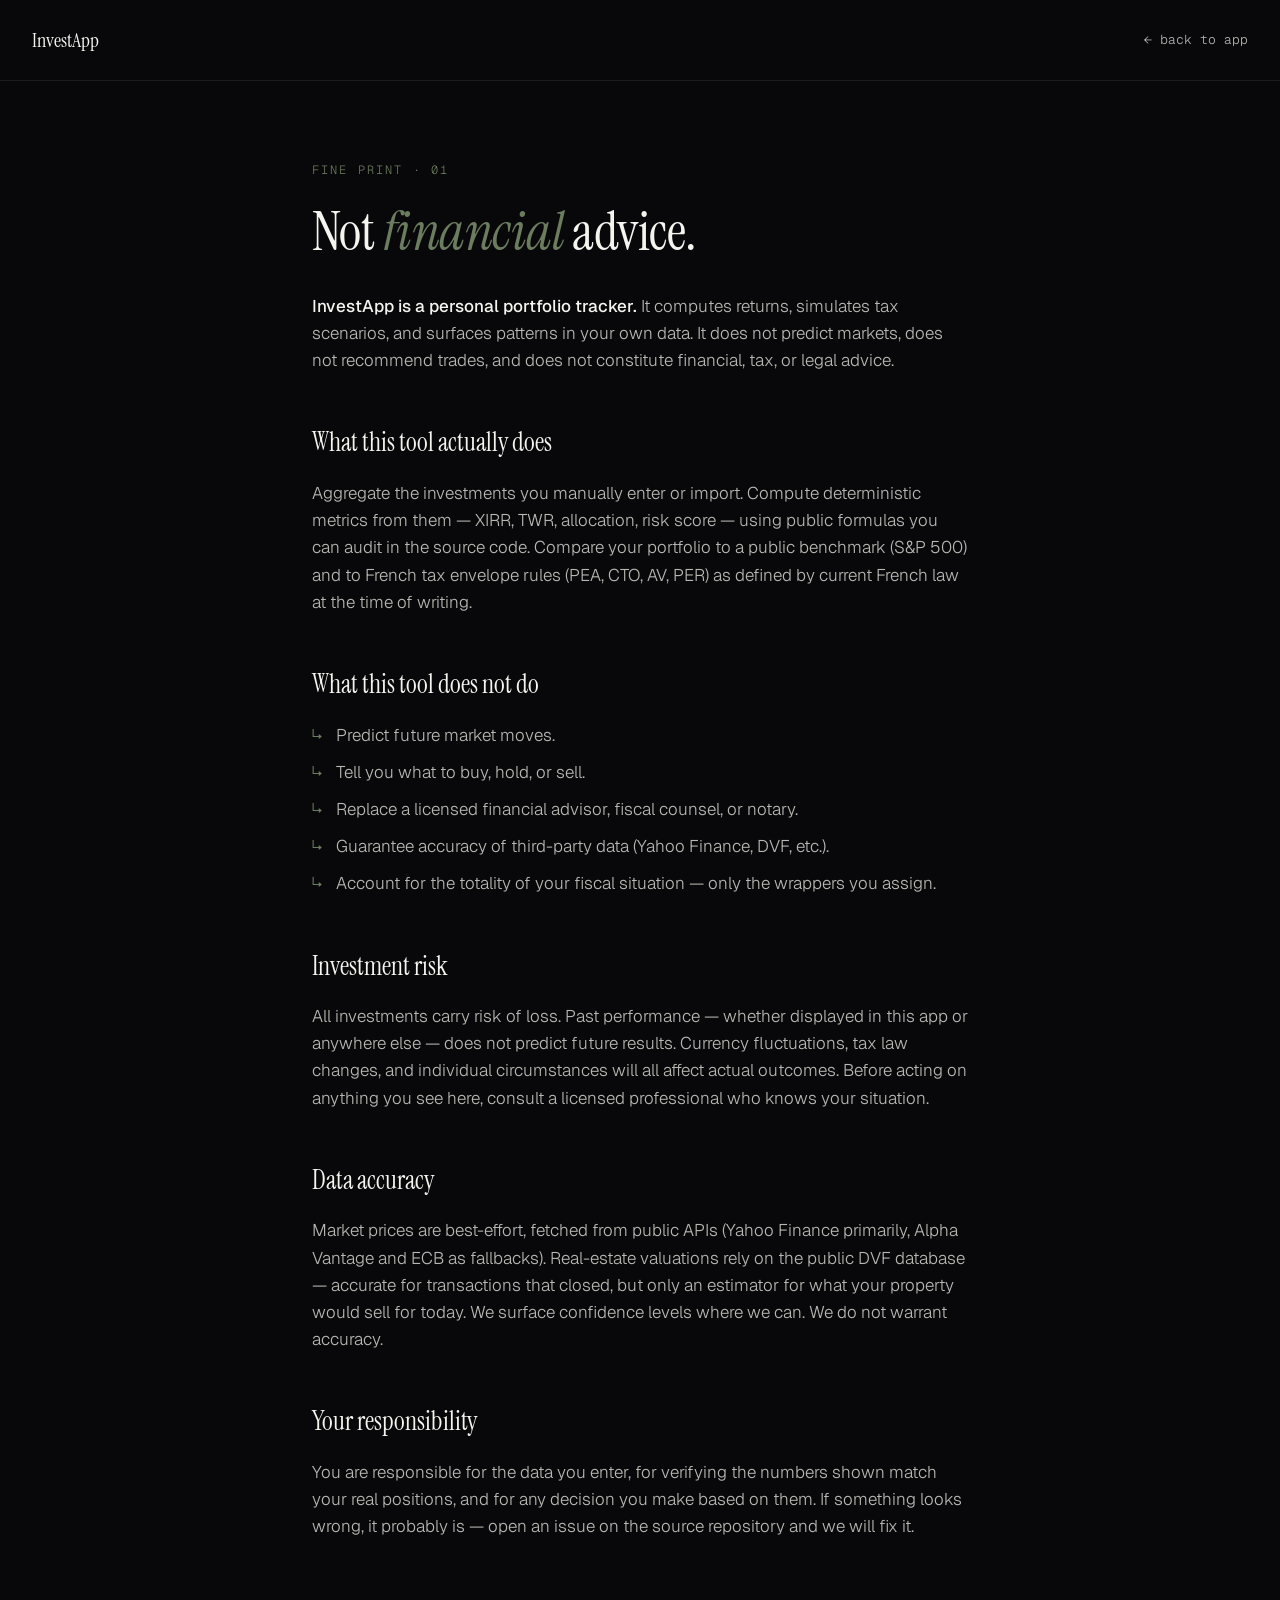
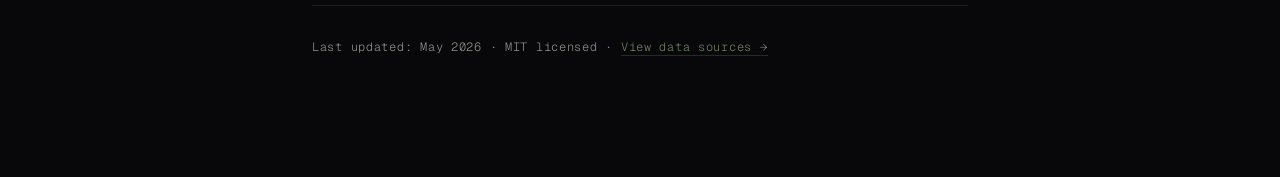
<file: static/legal/disclaimer.html>
<!doctype html>
<html lang="en">
<head>
<meta charset="utf-8">
<meta name="viewport" content="width=device-width, initial-scale=1, viewport-fit=cover">
<title>Not financial advice — InvestApp</title>
<meta name="description" content="InvestApp is a personal portfolio tracker. It is not financial advice.">
<link rel="preconnect" href="https://fonts.googleapis.com">
<link rel="preconnect" href="https://fonts.gstatic.com" crossorigin>
<link rel="stylesheet" href="https://fonts.googleapis.com/css2?family=Geist:wght@300;400;500;600&family=Geist+Mono:wght@400;500&family=Instrument+Serif:ital@0;1&display=swap">
<link rel="icon" type="image/svg+xml" href="data:image/svg+xml;utf8,<svg xmlns='http://www.w3.org/2000/svg' viewBox='0 0 100 100'><rect x='8' y='8' width='84' height='84' rx='20' fill='%236b7d5e'/><rect x='26' y='60' width='11' height='22' rx='2' fill='%23faf7f2'/><rect x='44' y='46' width='11' height='36' rx='2' fill='%23faf7f2'/><rect x='62' y='28' width='11' height='54' rx='2' fill='%23faf7f2'/><path d='M31 58 L49 44 L67 26' stroke='%23faf7f2' stroke-width='3' fill='none' stroke-linecap='round'/></svg>">
<style>
  :root{
    --bg:#08080a; --surface:#0e0e11; --surface-2:#15151a;
    --text:#f5f5f0; --text-muted:#b8b8b3; --text-soft:#8c8c87;
    --border:rgba(255,255,255,.08); --sage:#6b7d5e;
    --f-sans:"Geist",-apple-system,system-ui,sans-serif;
    --f-serif:"Instrument Serif",Georgia,serif;
    --f-mono:"Geist Mono",ui-monospace,Menlo,monospace;
  }
  *{box-sizing:border-box;margin:0;padding:0;}
  html,body{background:var(--bg);color:var(--text);font-family:var(--f-sans);font-weight:300;line-height:1.6;font-size:17px;}
  a{color:var(--sage);text-decoration:none;border-bottom:1px solid rgba(107,125,94,.3);transition:border-color .2s;}
  a:hover{border-color:var(--sage);}
  .nav{padding:24px 32px;border-bottom:1px solid var(--border);display:flex;align-items:center;}
  .nav .brand{font-family:var(--f-serif);font-size:20px;color:var(--text);border:none;}
  .nav .back{margin-left:auto;font-family:var(--f-mono);font-size:13px;color:var(--text-muted);border:none;}
  .nav .back:hover{color:var(--sage);}
  main{max-width:720px;margin:0 auto;padding:80px 32px 120px;}
  .eyebrow{font-family:var(--f-mono);font-size:12px;letter-spacing:.18em;text-transform:uppercase;color:var(--sage);margin-bottom:24px;}
  h1{font-family:var(--f-serif);font-weight:400;font-size:54px;line-height:1.05;letter-spacing:-.01em;margin-bottom:32px;color:var(--text);}
  h1 em{font-style:italic;color:var(--sage);}
  h2{font-family:var(--f-serif);font-weight:400;font-size:26px;margin:48px 0 16px;color:var(--text);}
  p{margin-bottom:18px;color:var(--text-muted);max-width:64ch;}
  strong{color:var(--text);font-weight:500;}
  ul{list-style:none;margin:16px 0 24px;}
  ul li{padding-left:24px;position:relative;margin-bottom:10px;color:var(--text-muted);}
  ul li::before{content:"↳";position:absolute;left:0;color:var(--sage);font-family:var(--f-mono);}
  .meta{margin-top:64px;padding-top:32px;border-top:1px solid var(--border);font-family:var(--f-mono);font-size:12px;color:var(--text-soft);letter-spacing:.06em;}
  @media (max-width:640px){
    h1{font-size:38px;}
    main{padding:48px 22px 80px;}
    .nav{padding:18px 22px;}
  }
</style>
</head>
<body>
<nav class="nav">
  <a class="brand" href="/">InvestApp</a>
  <a class="back" href="/">← back to app</a>
</nav>

<main>
  <div class="eyebrow">Fine print · 01</div>
  <h1>Not <em>financial</em> advice.</h1>

  <p><strong>InvestApp is a personal portfolio tracker.</strong> It computes returns, simulates tax scenarios, and surfaces patterns in your own data. It does not predict markets, does not recommend trades, and does not constitute financial, tax, or legal advice.</p>

  <h2>What this tool actually does</h2>
  <p>Aggregate the investments you manually enter or import. Compute deterministic metrics from them — XIRR, TWR, allocation, risk score — using public formulas you can audit in the source code. Compare your portfolio to a public benchmark (S&amp;P 500) and to French tax envelope rules (PEA, CTO, AV, PER) as defined by current French law at the time of writing.</p>

  <h2>What this tool does not do</h2>
  <ul>
    <li>Predict future market moves.</li>
    <li>Tell you what to buy, hold, or sell.</li>
    <li>Replace a licensed financial advisor, fiscal counsel, or notary.</li>
    <li>Guarantee accuracy of third-party data (Yahoo Finance, DVF, etc.).</li>
    <li>Account for the totality of your fiscal situation — only the wrappers you assign.</li>
  </ul>

  <h2>Investment risk</h2>
  <p>All investments carry risk of loss. Past performance — whether displayed in this app or anywhere else — does not predict future results. Currency fluctuations, tax law changes, and individual circumstances will all affect actual outcomes. Before acting on anything you see here, consult a licensed professional who knows your situation.</p>

  <h2>Data accuracy</h2>
  <p>Market prices are best-effort, fetched from public APIs (Yahoo Finance primarily, Alpha Vantage and ECB as fallbacks). Real-estate valuations rely on the public DVF database — accurate for transactions that closed, but only an estimator for what your property would sell for today. We surface confidence levels where we can. We do not warrant accuracy.</p>

  <h2>Your responsibility</h2>
  <p>You are responsible for the data you enter, for verifying the numbers shown match your real positions, and for any decision you make based on them. If something looks wrong, it probably is — open an issue on the source repository and we will fix it.</p>

  <div class="meta">Last updated: May 2026 · MIT licensed · <a href="/sources">View data sources →</a></div>
</main>
</body>
</html>
</file>
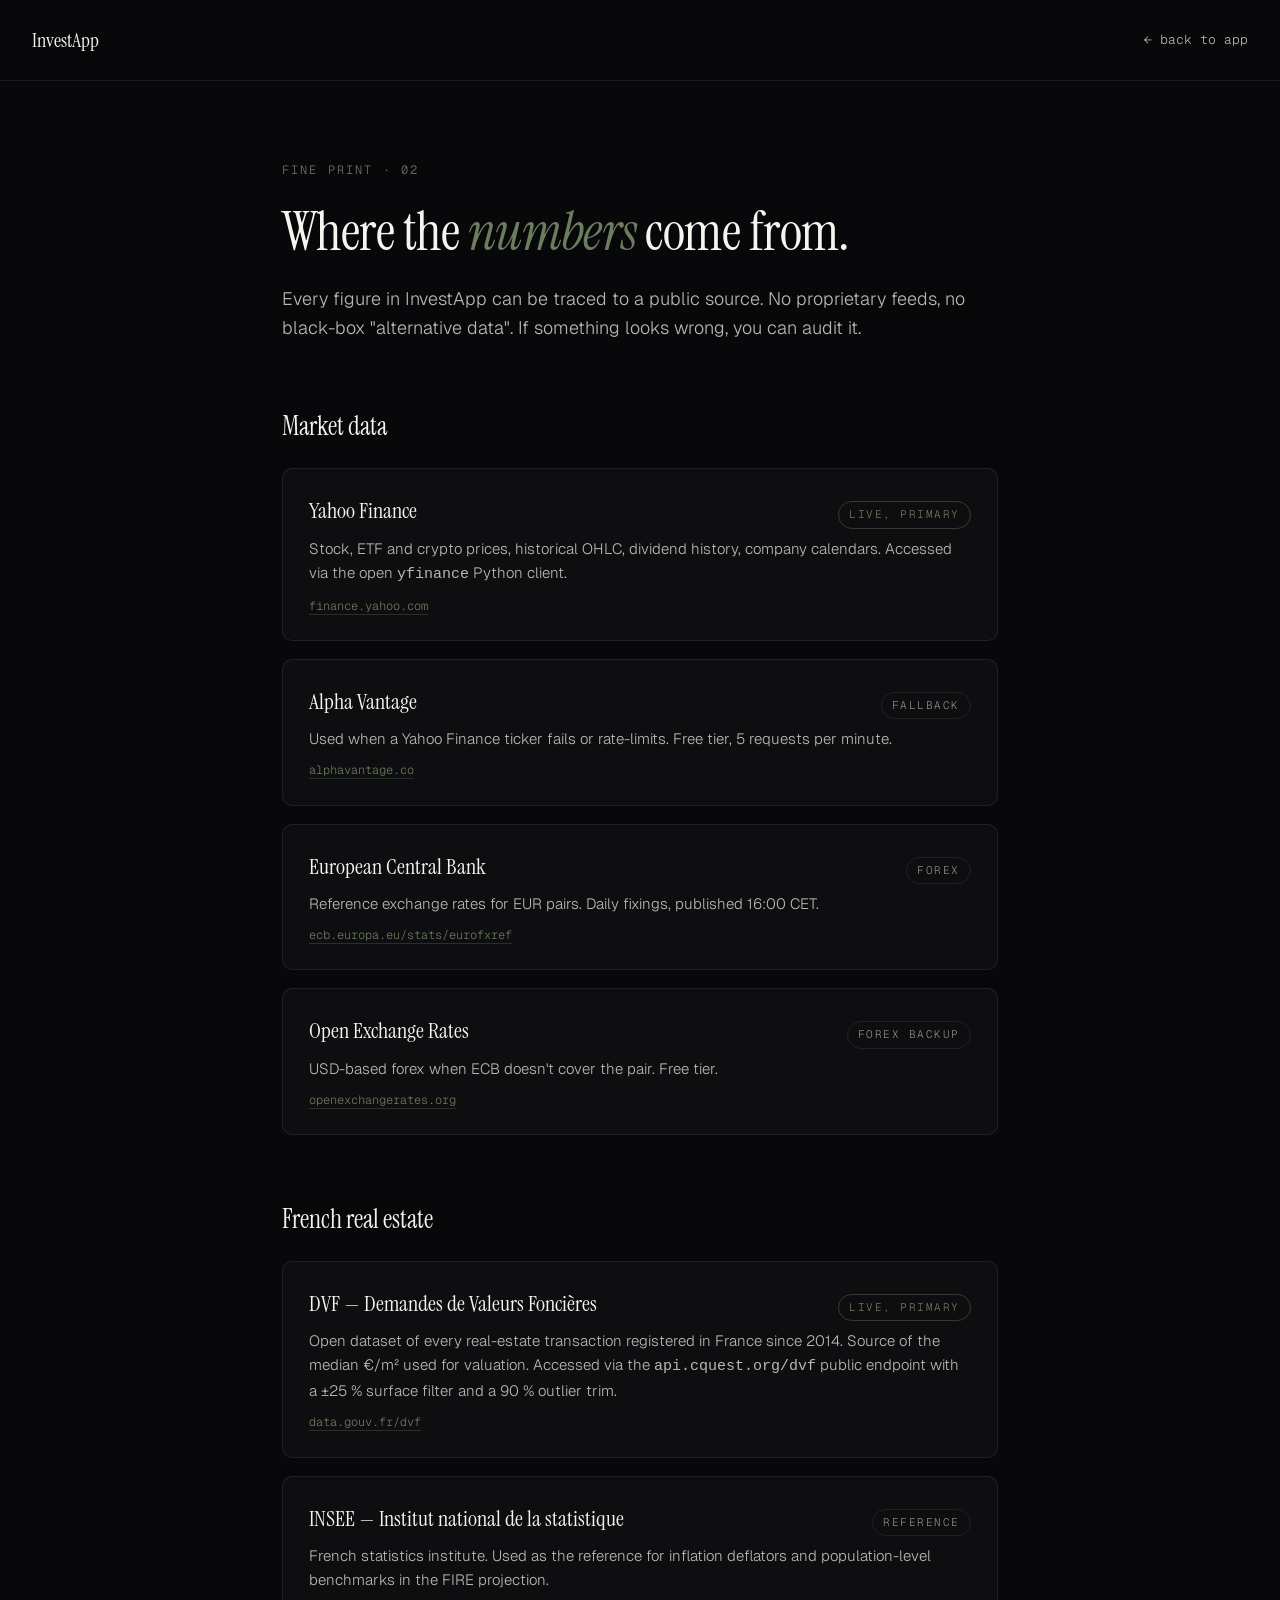
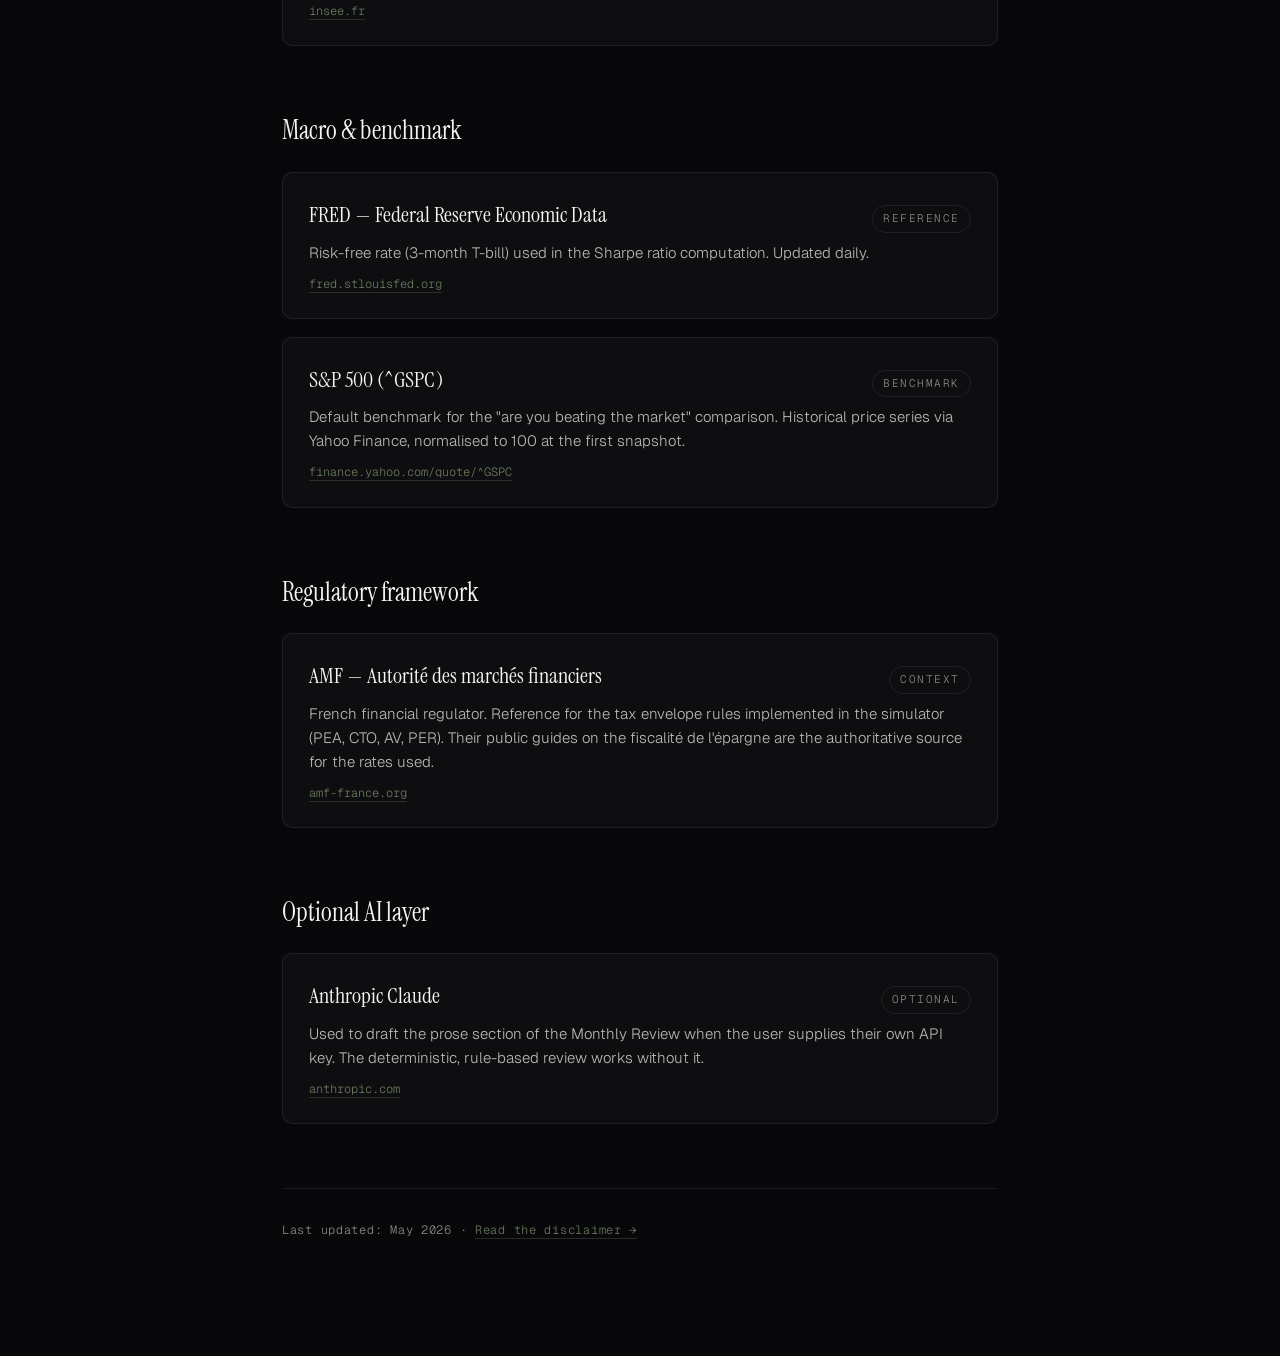
<file: static/legal/sources.html>
<!doctype html>
<html lang="en">
<head>
<meta charset="utf-8">
<meta name="viewport" content="width=device-width, initial-scale=1, viewport-fit=cover">
<title>Data sources — InvestApp</title>
<meta name="description" content="The public data sources InvestApp uses: market prices, FX rates, real estate, regulatory framework.">
<link rel="preconnect" href="https://fonts.googleapis.com">
<link rel="preconnect" href="https://fonts.gstatic.com" crossorigin>
<link rel="stylesheet" href="https://fonts.googleapis.com/css2?family=Geist:wght@300;400;500;600&family=Geist+Mono:wght@400;500&family=Instrument+Serif:ital@0;1&display=swap">
<link rel="icon" type="image/svg+xml" href="data:image/svg+xml;utf8,<svg xmlns='http://www.w3.org/2000/svg' viewBox='0 0 100 100'><rect x='8' y='8' width='84' height='84' rx='20' fill='%236b7d5e'/><rect x='26' y='60' width='11' height='22' rx='2' fill='%23faf7f2'/><rect x='44' y='46' width='11' height='36' rx='2' fill='%23faf7f2'/><rect x='62' y='28' width='11' height='54' rx='2' fill='%23faf7f2'/><path d='M31 58 L49 44 L67 26' stroke='%23faf7f2' stroke-width='3' fill='none' stroke-linecap='round'/></svg>">
<style>
  :root{
    --bg:#08080a; --surface:#0e0e11; --surface-2:#15151a;
    --text:#f5f5f0; --text-muted:#b8b8b3; --text-soft:#8c8c87;
    --border:rgba(255,255,255,.08); --sage:#6b7d5e;
    --f-sans:"Geist",-apple-system,system-ui,sans-serif;
    --f-serif:"Instrument Serif",Georgia,serif;
    --f-mono:"Geist Mono",ui-monospace,Menlo,monospace;
  }
  *{box-sizing:border-box;margin:0;padding:0;}
  html,body{background:var(--bg);color:var(--text);font-family:var(--f-sans);font-weight:300;line-height:1.6;font-size:17px;}
  a{color:var(--sage);text-decoration:none;border-bottom:1px solid rgba(107,125,94,.3);transition:border-color .2s;}
  a:hover{border-color:var(--sage);}
  .nav{padding:24px 32px;border-bottom:1px solid var(--border);display:flex;align-items:center;}
  .nav .brand{font-family:var(--f-serif);font-size:20px;color:var(--text);border:none;}
  .nav .back{margin-left:auto;font-family:var(--f-mono);font-size:13px;color:var(--text-muted);border:none;}
  .nav .back:hover{color:var(--sage);}
  main{max-width:780px;margin:0 auto;padding:80px 32px 120px;}
  .eyebrow{font-family:var(--f-mono);font-size:12px;letter-spacing:.18em;text-transform:uppercase;color:var(--sage);margin-bottom:24px;}
  h1{font-family:var(--f-serif);font-weight:400;font-size:54px;line-height:1.05;letter-spacing:-.01em;margin-bottom:24px;color:var(--text);}
  h1 em{font-style:italic;color:var(--sage);}
  .lede{font-size:18px;color:var(--text-muted);margin-bottom:48px;max-width:60ch;}
  .src-grid{display:grid;gap:18px;margin-top:8px;}
  .src{background:var(--surface);border:1px solid var(--border);border-radius:10px;padding:24px 26px;}
  .src-head{display:flex;align-items:baseline;justify-content:space-between;gap:16px;margin-bottom:8px;}
  .src-name{font-family:var(--f-serif);font-size:22px;color:var(--text);}
  .src-tag{font-family:var(--f-mono);font-size:11px;letter-spacing:.14em;text-transform:uppercase;color:var(--text-soft);padding:4px 10px;border:1px solid var(--border);border-radius:999px;white-space:nowrap;}
  .src-tag.live{color:var(--sage);border-color:rgba(107,125,94,.4);}
  .src-desc{color:var(--text-muted);font-size:15px;margin-bottom:10px;}
  .src-meta{font-family:var(--f-mono);font-size:12px;color:var(--text-soft);}
  .src-meta a{font-family:var(--f-mono);}
  h2{font-family:var(--f-serif);font-weight:400;font-size:26px;margin:64px 0 20px;color:var(--text);}
  .meta{margin-top:64px;padding-top:32px;border-top:1px solid var(--border);font-family:var(--f-mono);font-size:12px;color:var(--text-soft);letter-spacing:.06em;}
  @media (max-width:640px){
    h1{font-size:38px;}
    main{padding:48px 22px 80px;}
    .nav{padding:18px 22px;}
    .src-head{flex-direction:column;align-items:flex-start;gap:6px;}
  }
</style>
</head>
<body>
<nav class="nav">
  <a class="brand" href="/">InvestApp</a>
  <a class="back" href="/">← back to app</a>
</nav>

<main>
  <div class="eyebrow">Fine print · 02</div>
  <h1>Where the <em>numbers</em> come from.</h1>
  <p class="lede">Every figure in InvestApp can be traced to a public source. No proprietary feeds, no black-box "alternative data". If something looks wrong, you can audit it.</p>

  <h2>Market data</h2>
  <div class="src-grid">
    <div class="src">
      <div class="src-head">
        <span class="src-name">Yahoo Finance</span>
        <span class="src-tag live">Live, primary</span>
      </div>
      <div class="src-desc">Stock, ETF and crypto prices, historical OHLC, dividend history, company calendars. Accessed via the open <code>yfinance</code> Python client.</div>
      <div class="src-meta"><a href="https://finance.yahoo.com" target="_blank" rel="noopener">finance.yahoo.com</a></div>
    </div>
    <div class="src">
      <div class="src-head">
        <span class="src-name">Alpha Vantage</span>
        <span class="src-tag">Fallback</span>
      </div>
      <div class="src-desc">Used when a Yahoo Finance ticker fails or rate-limits. Free tier, 5 requests per minute.</div>
      <div class="src-meta"><a href="https://www.alphavantage.co" target="_blank" rel="noopener">alphavantage.co</a></div>
    </div>
    <div class="src">
      <div class="src-head">
        <span class="src-name">European Central Bank</span>
        <span class="src-tag">Forex</span>
      </div>
      <div class="src-desc">Reference exchange rates for EUR pairs. Daily fixings, published 16:00 CET.</div>
      <div class="src-meta"><a href="https://www.ecb.europa.eu/stats/eurofxref/" target="_blank" rel="noopener">ecb.europa.eu/stats/eurofxref</a></div>
    </div>
    <div class="src">
      <div class="src-head">
        <span class="src-name">Open Exchange Rates</span>
        <span class="src-tag">Forex backup</span>
      </div>
      <div class="src-desc">USD-based forex when ECB doesn't cover the pair. Free tier.</div>
      <div class="src-meta"><a href="https://openexchangerates.org" target="_blank" rel="noopener">openexchangerates.org</a></div>
    </div>
  </div>

  <h2>French real estate</h2>
  <div class="src-grid">
    <div class="src">
      <div class="src-head">
        <span class="src-name">DVF — Demandes de Valeurs Foncières</span>
        <span class="src-tag live">Live, primary</span>
      </div>
      <div class="src-desc">Open dataset of every real-estate transaction registered in France since 2014. Source of the median €/m² used for valuation. Accessed via the <code>api.cquest.org/dvf</code> public endpoint with a ±25 % surface filter and a 90 % outlier trim.</div>
      <div class="src-meta"><a href="https://www.data.gouv.fr/fr/datasets/demandes-de-valeurs-foncieres/" target="_blank" rel="noopener">data.gouv.fr/dvf</a></div>
    </div>
    <div class="src">
      <div class="src-head">
        <span class="src-name">INSEE — Institut national de la statistique</span>
        <span class="src-tag">Reference</span>
      </div>
      <div class="src-desc">French statistics institute. Used as the reference for inflation deflators and population-level benchmarks in the FIRE projection.</div>
      <div class="src-meta"><a href="https://www.insee.fr" target="_blank" rel="noopener">insee.fr</a></div>
    </div>
  </div>

  <h2>Macro &amp; benchmark</h2>
  <div class="src-grid">
    <div class="src">
      <div class="src-head">
        <span class="src-name">FRED — Federal Reserve Economic Data</span>
        <span class="src-tag">Reference</span>
      </div>
      <div class="src-desc">Risk-free rate (3-month T-bill) used in the Sharpe ratio computation. Updated daily.</div>
      <div class="src-meta"><a href="https://fred.stlouisfed.org" target="_blank" rel="noopener">fred.stlouisfed.org</a></div>
    </div>
    <div class="src">
      <div class="src-head">
        <span class="src-name">S&amp;P 500 (^GSPC)</span>
        <span class="src-tag">Benchmark</span>
      </div>
      <div class="src-desc">Default benchmark for the "are you beating the market" comparison. Historical price series via Yahoo Finance, normalised to 100 at the first snapshot.</div>
      <div class="src-meta"><a href="https://finance.yahoo.com/quote/%5EGSPC" target="_blank" rel="noopener">finance.yahoo.com/quote/^GSPC</a></div>
    </div>
  </div>

  <h2>Regulatory framework</h2>
  <div class="src-grid">
    <div class="src">
      <div class="src-head">
        <span class="src-name">AMF — Autorité des marchés financiers</span>
        <span class="src-tag">Context</span>
      </div>
      <div class="src-desc">French financial regulator. Reference for the tax envelope rules implemented in the simulator (PEA, CTO, AV, PER). Their public guides on the fiscalité de l'épargne are the authoritative source for the rates used.</div>
      <div class="src-meta"><a href="https://www.amf-france.org" target="_blank" rel="noopener">amf-france.org</a></div>
    </div>
  </div>

  <h2>Optional AI layer</h2>
  <div class="src-grid">
    <div class="src">
      <div class="src-head">
        <span class="src-name">Anthropic Claude</span>
        <span class="src-tag">Optional</span>
      </div>
      <div class="src-desc">Used to draft the prose section of the Monthly Review when the user supplies their own API key. The deterministic, rule-based review works without it.</div>
      <div class="src-meta"><a href="https://www.anthropic.com" target="_blank" rel="noopener">anthropic.com</a></div>
    </div>
  </div>

  <div class="meta">Last updated: May 2026 · <a href="/disclaimer">Read the disclaimer →</a></div>
</main>
</body>
</html>
</file>
